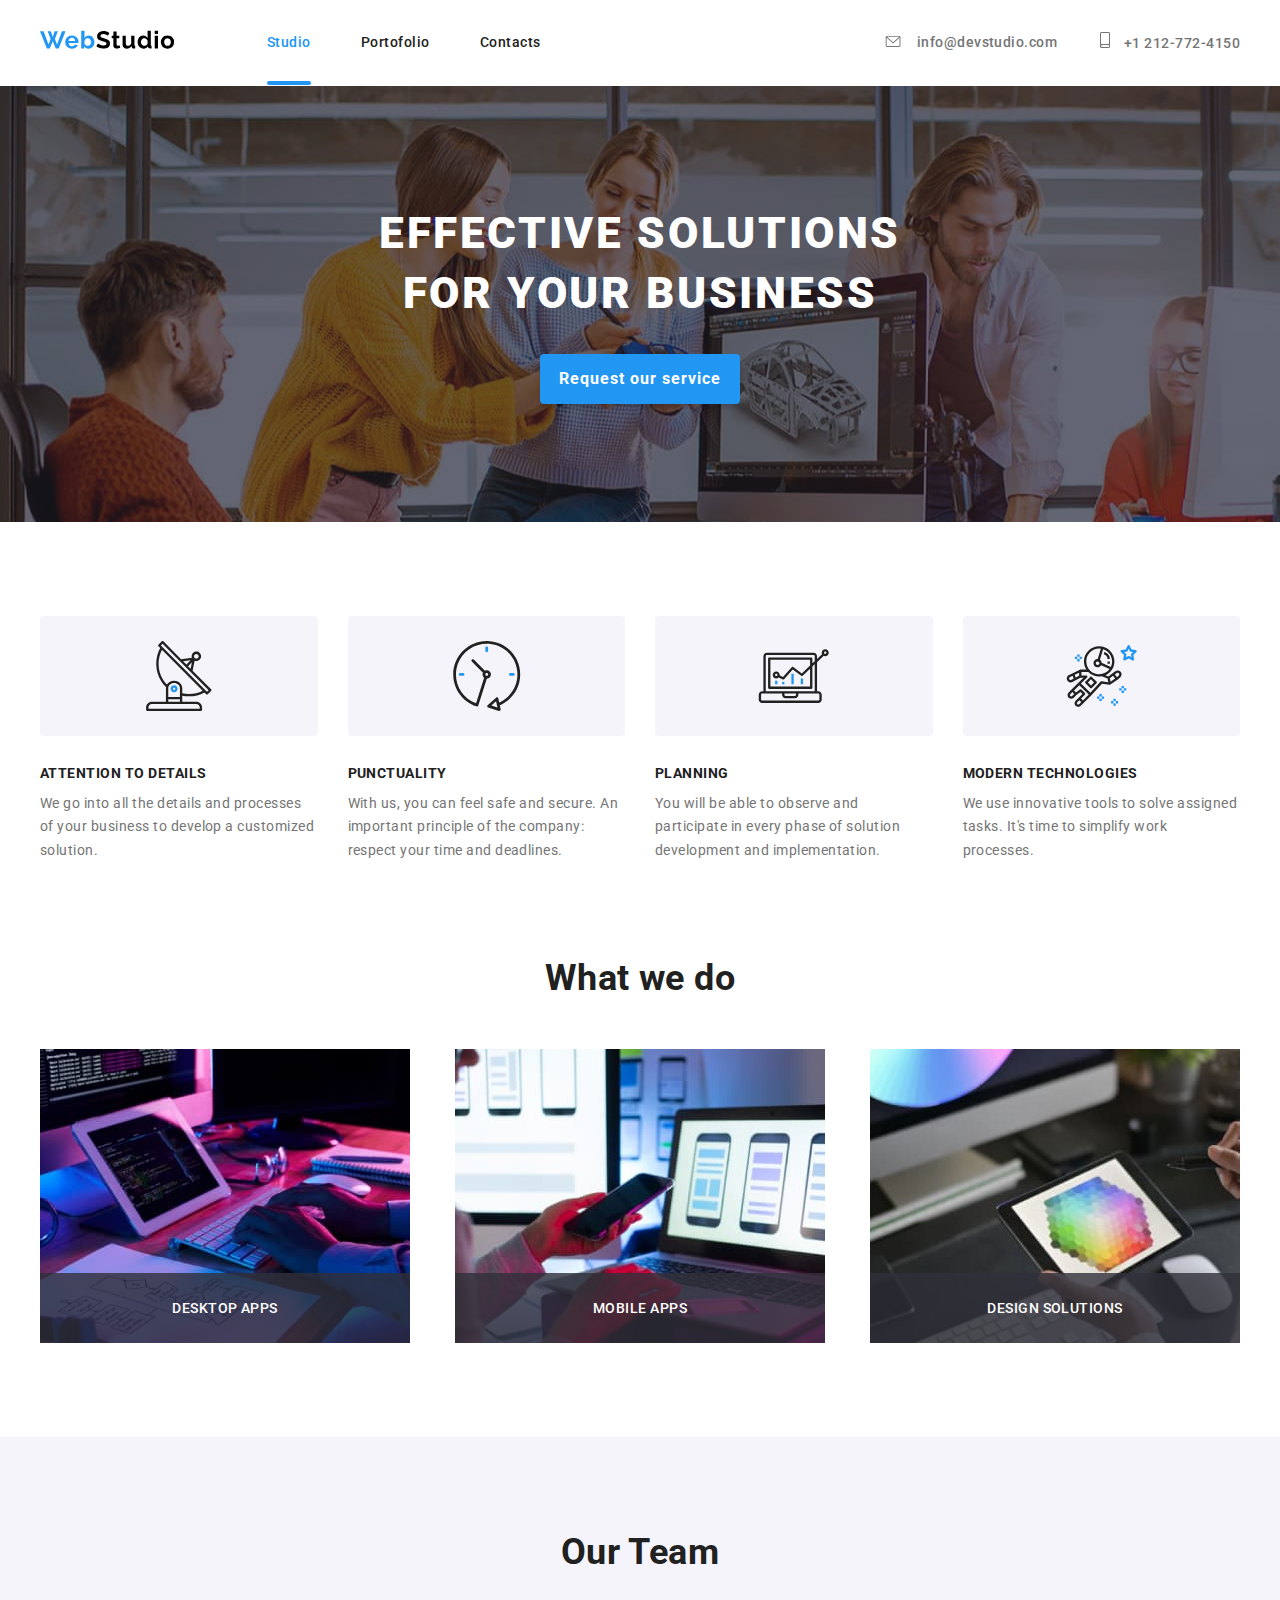
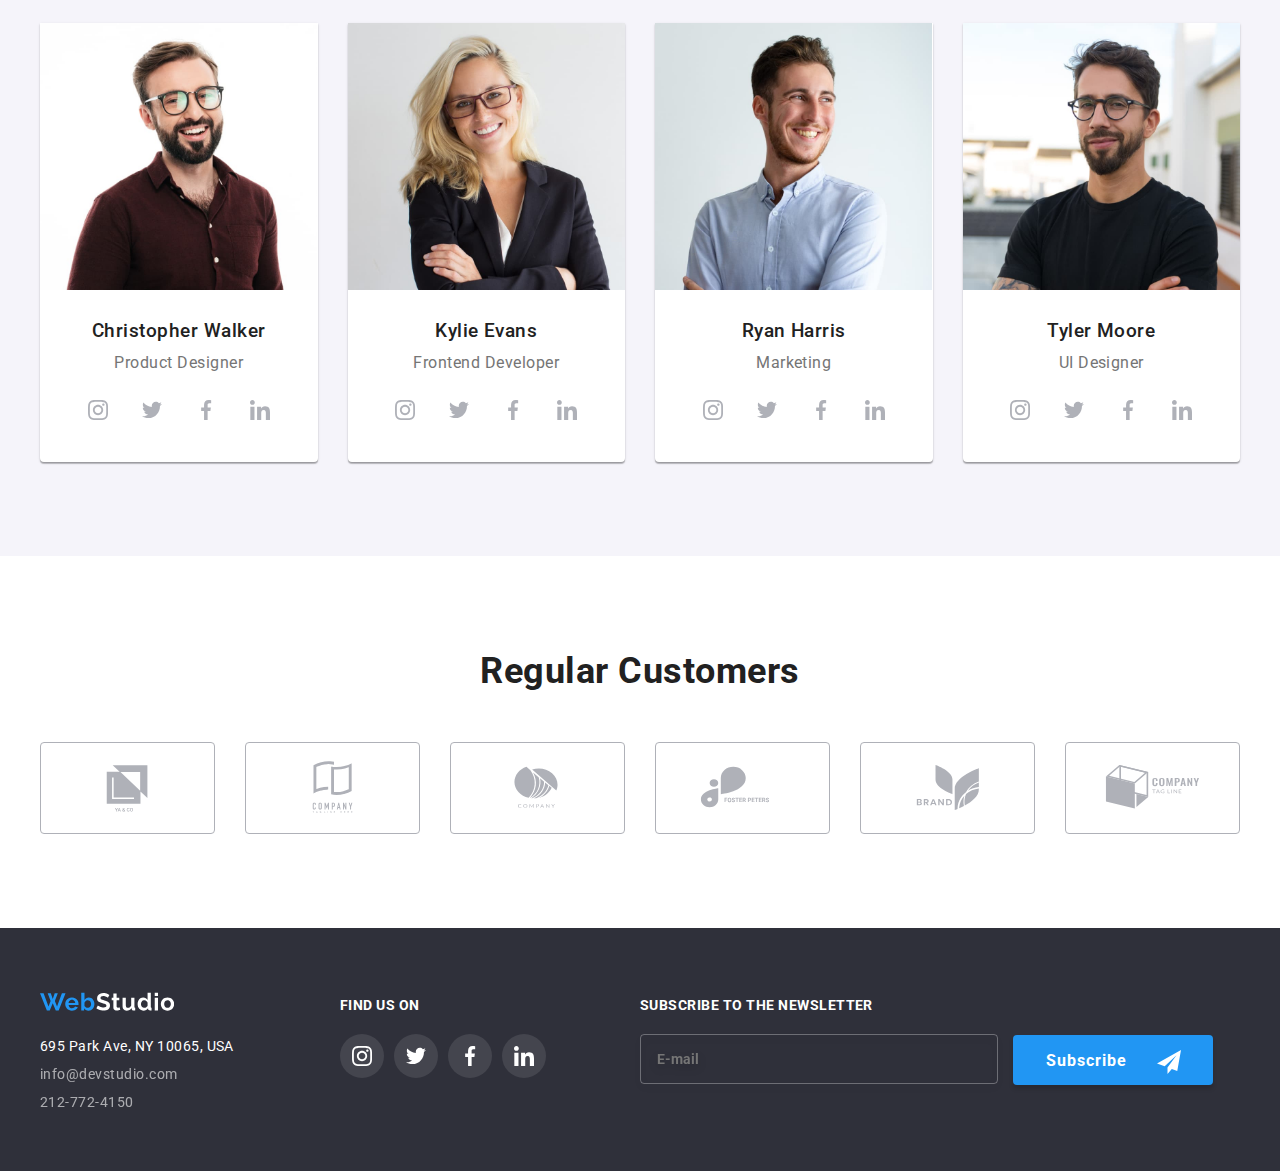
<file: index.html>
<!DOCTYPE html>
<html lang="en">
  <head>
    <meta charset="UTF-8" />
    <meta http-equiv="X-UA-Compatible" content="IE=edge" />
    <meta name="viewport" content="width=device-width, initial-scale=1.0" />
    <title>Web Studio</title>
    <link rel="stylesheet" href="css/reset.css" />
    <link rel="stylesheet" href="css/main.min.css" /> 
  </head>
  <body>
    <!-- Page header -->
    <header class="global-header">
      <div class="container container--global-header">
        <div class="global-header__logo-and-navigation">
          <!-- Logo -->
          <div class="logo logo--global-header">
            <svg>
              <use href="images/symbol-defs.svg#icon-logo-header"></use>
            </svg>
          </div>

          <!-- Navigation bar-->
          <nav class="global-header__navigation">
            <ul class="global-header__menu">
              <li class="global-header__menu-item">
                <a
                  href="index.html"
                  class="link link--menu link--global-header link--active"
                >
                  Studio
                </a>
              </li>
              <li class="global-header__menu-item">
                <a
                  href="portofolio.html"
                  class="link link--menu link--global-header"
                >
                  Portofolio
                </a>
              </li>
              <li class="global-header__menu-item">
                <a
                  href="contacts.html"
                  class="link link--menu link--global-header"
                >
                  Contacts
                </a>
              </li>
            </ul>
          </nav>
        </div>

        <!-- Contacts -->
        <div class="global-header__contacts">
          <ul class="global-header__contacts-list">
            <li class="global-header__contacts-item">
              <a
                class="link link--contacts link--global-header"
                href="mailto:info@devstudio.com"
              >
                <svg class="icon--contacts icon--email">
                  <use href="images/symbol-defs.svg#icon-envelope"></use>
                </svg>
                info@devstudio.com
              </a>
            </li>
            <li class="global-header__contacts-item">
              <a
                class="link link--contacts link--global-header"
                href="tel:+12127724150"
              >
                <svg class="icon--contacts icon--phone">
                  <use href="images/symbol-defs.svg#icon-smartphone"></use>
                </svg>
                +1 212-772-4150
              </a>
            </li>
          </ul>
        </div>

        <!-- Toggle menu -->
        <button type="button" class="button--toggle-menu-open" aria-expanded="false" aria-controls="mobile-menu">
          <svg class="icon--toggle-menu-open"><use href="images/symbol-defs.svg#icon-menu"></use></svg>
          <!-- <i data-feather="circle" class="icon--toggle-menu-open"></i> -->
        </button>
        
        <div class="toggle-menu">
          <button class="button--toggle-menu-close">&times;</button>

          <ul class="toggle-menu__navigation-list list">
            <li class="toggle-menu__navigation-item">
              <a
                href="index.html"
                class="link link--global-header"
              >
                Studio
              </a>
            </li>
            <li class="toggle-menu__navigation-item">
              <a
                href="portofolio.html"
                class="link link--global-header"
              >
                Portofolio
              </a>
            </li>
            <li class="toggle-menu__navigation-item">
              <a
                href="contacts.html"
                class="link link--global-header"
              >
                Contacts
              </a>
            </li>
          </ul>
            
          <ul class="toggle-menu__contacts-list list">
            <li class="toggle-menu__contacts-item toggle-menu__contacts-phone">
              <a
                class="link"
                href="tel:+12127724150"
              >
                +1 212-772-4150
              </a>
            </li>            
            <li class="toggle-menu__contacts-item toggle-menu__contacts-email">
              <a
                class="link"
                href="mailto:info@devstudio.com"
              >
                info@devstudio.com
              </a>
            </li>

          </ul>

          <ul class="toggle-menu__social-list list">
            <li class="toggle-menu__social-item">
              <a class="link link--toggle-menu"
                href="https://instagram.com"
                target="_blank"
                rel="nofollow noopener noreferrer">
                Instagram
              </a>
            </li>
            <li class="toggle-menu__vertical-line"></li>
            <li class="toggle-menu__social-item">
              <a class="link link--toggle-menu"
                href="https://twitter.com"
                target="_blank"
                rel="nofollow noopener noreferrer">
                Twitter
              </a>
            </li>
            <li class="toggle-menu__vertical-line"></li>
            <li class="toggle-menu__social-item">
              <a class="link link--toggle-menu"
                href="https://facebook.com"
                target="_blank"
                rel="nofollow noopener noreferrer">
                Facebook
              </a>
            </li>
            <li class="toggle-menu__vertical-line"></li>
            <li class="toggle-menu__social-item">
              <a class="link link--toggle-menu"
                href="https://linkedin.com"
                target="_blank"
                rel="nofollow noopener noreferrer">
                LinkedIn
              </a>
            </li>
          </ul>
        </div>
      </div>
    </header>

    <!-- Main section -->
    <main>
      <!-- Hero section -->
      <section class="section hero-section">
        <div class="container container--hero-section">
          <h1 class="hero-section__heading">
            EFFECTIVE SOLUTIONS FOR YOUR BUSINESS
          </h1>
          <button
            type="button"
            data-modal-open
            class="button button--request-a-service"
          >
            Request our service
          </button>
        </div>
      </section>

      <!-- Work section -->
      <section class="section section--work-section">
        <div class="container">
          <ul class="list advantages-list">
            <li class="advantages-list__item">
              <div class="advantages-list__icon-wrapper">
                <svg class="icon--advantages">
                  <use href="images/symbol-defs.svg#icon-antenna"></use>
                </svg>
              </div>
              <h3 class="advantages-list__subheading">ATTENTION TO DETAILS </h3>
              <p class="advantages-list__text">
                We go into all the details and processes of your business to
                develop a customized solution.
              </p>
            </li>
            <li class="advantages-list__item">
              <div class="advantages-list__icon-wrapper">
                <svg class="icon--advantages">
                  <use href="images/symbol-defs.svg#icon-clock"></use>
                </svg>
              </div>
              <h3 class="advantages-list__subheading">PUNCTUALITY</h3>
              <p class="advantages-list__text">
                With us, you can feel safe and secure. An important principle of
                the company: respect your time and deadlines.
              </p>
            </li>
            <li class="list__item advantages-list__item">
              <div class="advantages-list__icon-wrapper">
                <svg class="icon--advantages">
                  <use href="images/symbol-defs.svg#icon-diagram"></use>
                </svg>
              </div>
              <h3 class="advantages-list__subheading">PLANNING</h3>
              <p class="advantages-list__text">
                You will be able to observe and participate in every phase of
                solution development and implementation.
              </p>
            </li>
            <li class="list__item advantages-list__item">
              <div class="advantages-list__icon-wrapper">
                <svg class="icon--advantages">
                  <use href="images/symbol-defs.svg#icon-astronaut"></use>
                </svg>
              </div>
              <h3 class="advantages-list__subheading">MODERN TECHNOLOGIES</h3>
              <p class="advantages-list__text">
                We use innovative tools to solve assigned tasks. It's time to
                simplify work processes.
              </p>
            </li>
          </ul>

          <h2 class="section__heading section__heading--work-section">
            What we do
          </h2>

          <ul class="list work-list">
            <li class="work-list__item">
              <img
                src="images/img-work1.jpg"
                alt="person typing code"
                width="370"
                height="294"
              />
              <div class="work-list__overlay">
                <p class="work-list__text">DESKTOP APPS</p>
              </div>
            </li>
            <li class="work-list__item">
              <img
                src="images/img-work2.jpg"
                alt="person working on phone app design"
                width="370"
                height="294"
              />
              <div class="work-list__overlay">
                <p class="work-list__text">MOBILE APPS</p>
              </div>
            </li>
            <li class="work-list__item">
              <img
                src="images/img-work3.jpg"
                alt="person choosing a color scheme"
                width="370"
                height="294"
              />
              <div class="work-list__overlay">
                <p class="work-list__text">DESIGN SOLUTIONS</p>
              </div>
            </li>
          </ul>
        </div>
      </section>

      <!-- Team section -->
      <section class="section section--team-section">
        <div class="container">
          <h2 class="section__heading">Our Team</h2>
          <ul class="list team-list">
            <li class="team-list__item">
              <img
                src="images/img-team1.jpg"
                alt="photo of Christopher Walker"
         
              />
              <h3 class="team-list__heading">Christopher Walker</h3>
              <p class="team-list__subheading">Product Designer</p>
              <div class="social-icon-list social-icon-list--team-section">
                <a
                  class="link link--social link--team-section"
                  href="https://instagram.com"
                  aria-label="Instagram"
                  target="_blank"
                  rel="nofollow noopener noreferrer"
                >
                  <svg class="icon--social">
                    <use href="/images/symbol-defs.svg#icon-instagram"></use>
                  </svg>
                </a>
                <a
                  class="link link--social link--team-section"
                  href="https://twitter.com"
                  aria-label="Twitter"
                  target="_blank"
                  rel="nofollow noopener noreferrer"
                >
                  <svg class="icon--social">
                    <use href="/images/symbol-defs.svg#icon-twitter"></use>
                  </svg>
                </a>
                <a
                  class="link link--social link--team-section"
                  href="https://facebook.com"
                  aria-label="Facebook"
                  target="_blank"
                  rel="nofollow noopener noreferrer"
                >
                  <svg class="icon--social">
                    <use href="/images/symbol-defs.svg#icon-facebook"></use>
                  </svg>
                </a>
                <a
                  class="link link--social link--team-section"
                  href="https://linkedin.com"
                  aria-label="LinkedIn"
                  target="_blank"
                  rel="nofollow noopener noreferrer"
                >
                  <svg class="icon--social">
                    <use href="/images/symbol-defs.svg#icon-linkedin"></use>
                  </svg>
                </a>
              </div>
            </li>
            <li class="team-list__item">
              <img
                src="images/img-team2.jpg"
                alt="photo of Kylie Evans"
              />
              <h3 class="team-list__heading">Kylie Evans</h3>
              <p class="team-list__subheading">Frontend Developer</p>
              <div class="social-icon-list social-icon-list--team-section">
                <a
                  class="link link--social link--team-section"
                  href="https://instagram.com"
                  aria-label="Instagram"
                  target="_blank"
                  rel="nofollow noopener noreferrer"
                >
                  <svg class="icon--social">
                    <use href="/images/symbol-defs.svg#icon-instagram"></use>
                  </svg>
                </a>
                <a
                  class="link link--social link--team-section"
                  href="https://twitter.com"
                  aria-label="Twitter"
                  target="_blank"
                  rel="nofollow noopener noreferrer"
                >
                  <svg class="icon--social">
                    <use href="/images/symbol-defs.svg#icon-twitter"></use>
                  </svg>
                </a>
                <a
                  class="link link--social link--team-section"
                  href="https://facebook.com"
                  aria-label="Facebook"
                  target="_blank"
                  rel="nofollow noopener noreferrer"
                >
                  <svg class="icon--social">
                    <use href="/images/symbol-defs.svg#icon-facebook"></use>
                  </svg>
                </a>
                <a
                  class="link link--social link--team-section"
                  href="https://linkedin.com"
                  aria-label="LinkedIn"
                  target="_blank"
                  rel="nofollow noopener noreferrer"
                >
                  <svg class="icon--social">
                    <use href="/images/symbol-defs.svg#icon-linkedin"></use>
                  </svg>
                </a>
              </div>
            </li>
            <li class="team-list__item">
              <img
                src="images/img-team3.jpg"
                alt="photo of Ryan Harris"
              />
              <h3 class="team-list__heading">Ryan Harris</h3>
              <p class="team-list__subheading">Marketing</p>
              <div class="social-icon-list social-icon-list--team-section">
                <a
                  class="link link--social link--team-section"
                  href="https://instagram.com"
                  aria-label="Instagram"
                  target="_blank"
                  rel="nofollow noopener noreferrer"
                >
                  <svg class="icon--social">
                    <use href="/images/symbol-defs.svg#icon-instagram"></use>
                  </svg>
                </a>
                <a
                  class="link--social link--team-section"
                  href="https://twitter.com"
                  aria-label="Twitter"
                  target="_blank"
                  rel="nofollow noopener noreferrer"
                >
                  <svg class="icon--social">
                    <use href="/images/symbol-defs.svg#icon-twitter"></use>
                  </svg>
                </a>
                <a
                  class="link link--social link--team-section"
                  href="https://facebook.com"
                  aria-label="Facebook"
                  target="_blank"
                  rel="nofollow noopener noreferrer"
                >
                  <svg class="icon--social">
                    <use href="/images/symbol-defs.svg#icon-facebook"></use>
                  </svg>
                </a>
                <a
                  class="link link--social link--team-section"
                  href="https://linkedin.com"
                  aria-label="LinkedIn"
                  target="_blank"
                  rel="nofollow noopener noreferrer"
                >
                  <svg class="icon--social">
                    <use href="/images/symbol-defs.svg#icon-linkedin"></use>
                  </svg>
                </a>
              </div>
            </li>
            <li class="team-list__item">
              <img
                src="images/img-team4.jpg"
                alt="photo of Tyler Moore"
    
              />
              <h3 class="team-list__heading">Tyler Moore</h3>
              <p class="team-list__subheading">UI Designer</p>
              <div class="social-icon-list social-icon-list--team-section">
                <a
                  class="link link--social link--team-section"
                  href="https://instagram.com"
                  aria-label="Instagram"
                  target="_blank"
                  rel="nofollow noopener noreferrer"
                >
                  <svg class="icon--social">
                    <use href="/images/symbol-defs.svg#icon-instagram"></use>
                  </svg>
                </a>
                <a
                  class="link link--social link--team-section"
                  href="https://twitter.com"
                  aria-label="Twitter"
                  target="_blank"
                  rel="nofollow noopener noreferrer"
                >
                  <svg class="icon--social">
                    <use href="/images/symbol-defs.svg#icon-twitter"></use>
                  </svg>
                </a>
                <a
                  class="link link--social link--team-section"
                  href="https://facebook.com"
                  aria-label="Facebook"
                  target="_blank"
                  rel="nofollow noopener noreferrer"
                >
                  <svg class="icon--social">
                    <use href="/images/symbol-defs.svg#icon-facebook"></use>
                  </svg>
                </a>
                <a
                  class="link link--social link--team-section"
                  href="https://linkedin.com"
                  aria-label="LinkedIn"
                  target="_blank"
                  rel="nofollow noopener noreferrer"
                >
                  <svg class="icon--social">
                    <use href="/images/symbol-defs.svg#icon-linkedin"></use>
                  </svg>
                </a>
              </div>
            </li>
          </ul>
        </div>
      </section>

      <!-- Customer section -->
      <section class="section section--customer-section">
        <div class="container container--customer-section">
          <h2 class="section__heading">Regular Customers</h2>
          <ul class="list customer-list">
            <li class="customer-list__item">
              <a class="link link--customer-section" href="">
                <svg class="icon--customer">
                  <use href="images/symbol-defs.svg#icon-customer-logo-1"></use>
                </svg>
              </a>
            </li>
            <li class="customer-list__item">
              <a class="link link--customer-section" href="">
                <svg class="icon--customer">
                  <use href="images/symbol-defs.svg#icon-customer-logo-2"></use>
                </svg>
              </a>
            </li>
            <li class="customer-list__item">
              <a class="link link--customer-section" href="">
                <svg class="icon--customer">
                  <use href="images/symbol-defs.svg#icon-customer-logo-3"></use>
                </svg>
              </a>
            </li>
            <li class="customer-list__item">
              <a class="link link--customer-section" href="">
                <svg class="icon--customer">
                  <use href="images/symbol-defs.svg#icon-customer-logo-4"></use>
                </svg>
              </a>
            </li>
            <li class="customer-list__item">
              <a class="link link--customer-section" href="">
                <svg class="icon--customer">
                  <use href="images/symbol-defs.svg#icon-customer-logo-5"></use>
                </svg>
              </a>
            </li>
            <li class="customer-list__item">
              <a class="link link--customer-section" href="">
                <svg class="icon--customer">
                  <use href="images/symbol-defs.svg#icon-customer-logo-6"></use>
                </svg>
              </a>
            </li>
          </ul>
        </div>
      </section>
    </main>

    <!-- Page footer -->
    <footer class="global-footer">
      <div class="container container--global-footer">

        <!-- Address and Social icons -->
        <div class="global-footer__address-and-social-icons">

          <!-- Logo and address -->
          <div class="global-footer__address">
            <div class="logo logo--global-footer">
              <svg>
                <use href="images/symbol-defs.svg#icon-logo-footer"></use>
              </svg>
            </div>

            <address class="address">
              <ul>
                <li class="address__item">695 Park Ave, NY 10065, USA</li>
                <li class="address__item">
                  <a href="mailto:info@devstudio.com" class="address__link">info@devstudio.com</a>
                </li>
                <li class="address__item">
                  <a href="tel:2127724150" class="address__link"> 212-772-4150</a>
                </li>
              </ul>
            </address>
          </div>

          <!-- Social media icons -->
          <div class="global-footer__social-icons">
            <h3 class="global-footer__subheading">FIND US ON</h3>
            <ul class="social-icon-list social-icon-list--global-footer">
              <li>
                <a
                  class="link link--social link--global-footer"
                  href="https://youtube.com"
                  target="_blank"
                  rel="nofollow noopener noreferrer"
                >
                  <svg class="icon--social">
                    <use href="images/symbol-defs.svg#icon-instagram"></use>
                  </svg>
                </a>
              </li>
              <li>
                <a
                  class="link link--social link--global-footer"
                  href="https://twitter.com"
                  target="_blank"
                  rel="nofollow noopener noreferrer"
                >
                  <svg class="icon--social">
                    <use href="images/symbol-defs.svg#icon-twitter"></use>
                  </svg>
                </a>
              </li>
              <li>
                <a
                  class="link link--social link--global-footer"
                  href="https://facebook.com"
                  target="_blank"
                  rel="nofollow noopener noreferrer"
                >
                  <svg class="icon--social">
                    <use href="images/symbol-defs.svg#icon-facebook"></use>
                  </svg>
                </a>
              </li>
              <li>
                <a
                  class="link link--social link--global-footer"
                  href="https://linkedin.com"
                  target="_blank"
                  rel="nofollow noopener noreferrer"
                >
                  <svg class="icon--social">
                    <use href="images/symbol-defs.svg#icon-linkedin"></use>
                  </svg>
                </a>
              </li>
            </ul>
          </div>
        </div>

        <!-- Subscribe -->
        <div class="global-footer__subscribe">
          <h3 class="global-footer__subheading">SUBSCRIBE TO THE NEWSLETTER</p>
          <input
            placeholder="E-mail"
            class="global-footer__input"
            type="email"
            name="username"
            required
          />
                        <button type="button" class="button button--subscribe">
            Subscribe
            <svg class="icon--subscribe"><use href="images/symbol-defs.svg#icon-subscribe"></use></svg>
          </button>
        </div>
      </div>
    </footer>

    <!-- Modal window -->
    <div data-modal class="modal modal--is-hidden">
      <div class="modal__content">
        <button type="button" data-modal-close class="button--modal-close">
          &times;
        </button>

        <h2 class="modal__heading">Leave your information and we'll call you back</h2>

        <form class="form" name="contact-form" autocomplete="off">
          <div class="form__row">
            <label class="form__group">
              <p class="form__label-text">Name</p>
              <input
                class="form__input form__input--text"
                type="text"
                name="username"
                required
              />
              <svg class="form__icon">
                <use href="images/symbol-defs.svg#icon-form-person"></use>
              </svg>
            </label>
          </div>

          <div class="form__row">
            <label class="form__group">
              <p class="form__label-text">Telephone</p>
              <input
                class="form__input form__input-telephone"
                type="tel"
                name="telephone"
                required
              />
              <svg class="form__icon">
                <use href="images/symbol-defs.svg#icon-form-phone"></use>
              </svg>
            </label>
          </div>

          <div class="form__row">
            <label class="form__group">
              <p class="form__label-text">Email</p>
              <input
                class="form__input form__input--email"
                type="email"
                name="email"
                required
              />
              <svg class="form__icon">
                <use href="images/symbol-defs.svg#icon-form-mail"></use>
              </svg>
            </label>
          </div>

          <div class="form__row">
            <label class="form__group">
              <p class="form__label-text">Comments</p>
              <textarea
                placeholder="Enter the text"
                class="form__input form__input--comments"
                name="message"
                rows="3"
              ></textarea>
            </label>
          </div>

          <div class="form__row form__row--terms">
            <label class="form__group">
              <input type="checkbox" name="terms" value="text" required />
              <span class="form__label-text form__label-text--terms">
                I agree with the letter and accept the
                <a href="">Terms and Conditions</a></span
              >
            </label>
          </div>
        </form>

        <button type="submit" class="button button--form">Send</button>
      </div>
    </div>

    <script src="./js/mobile-menu.js"></script>
    <script src="./js/modal.js"></script>
  </body>
</html>
</file>
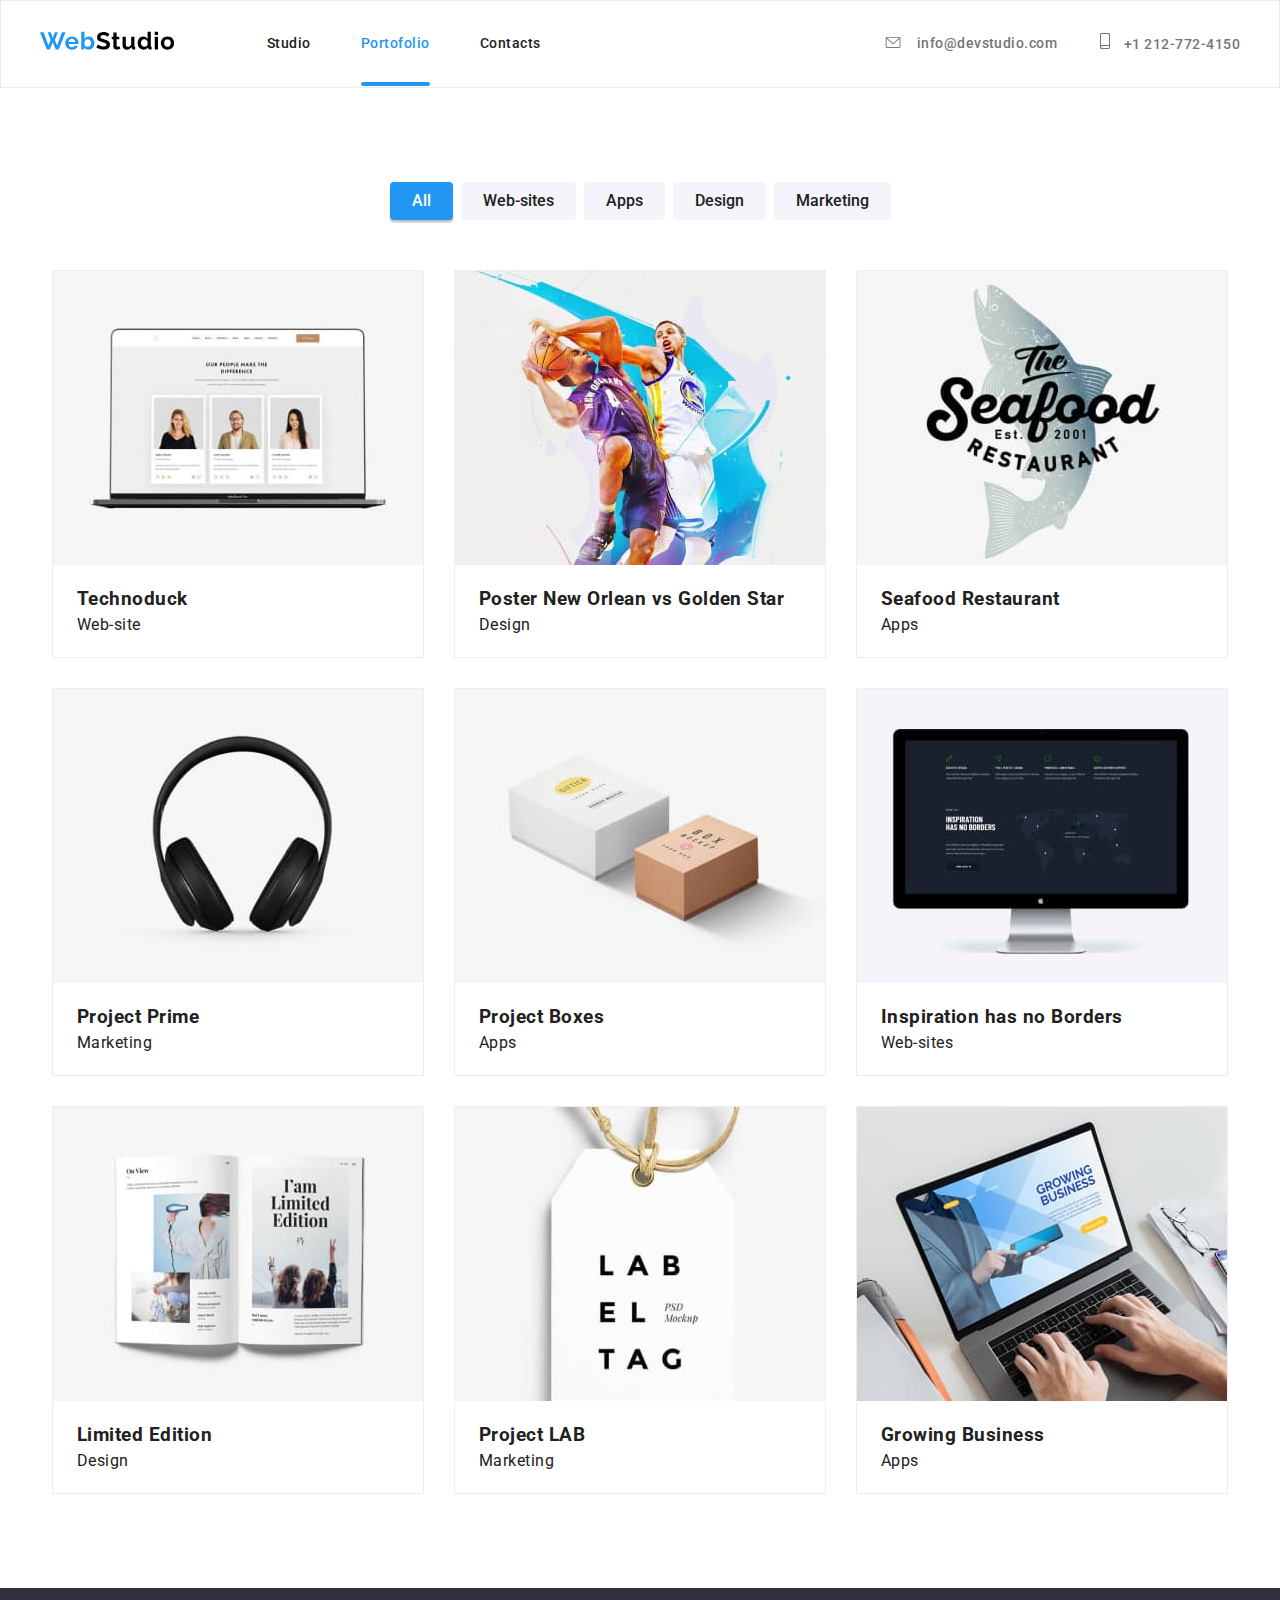
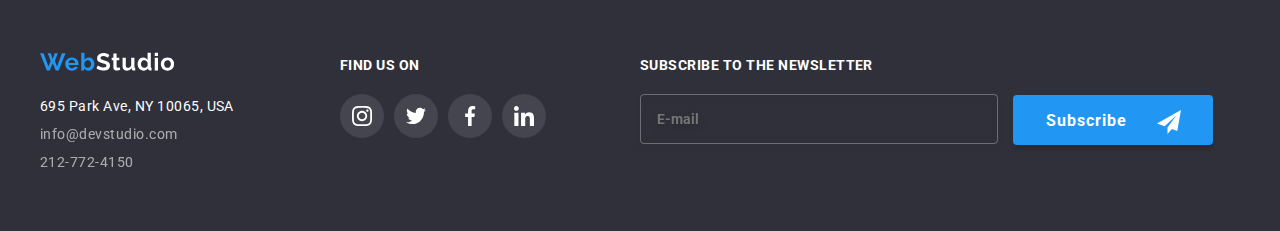
<file: portofolio.html>
<!DOCTYPE html>
<html lang="en">
  <head>
    <meta charset="UTF-8" />
    <meta http-equiv="X-UA-Compatible" content="IE=edge" />
    <meta name="viewport" content="width=device-width, initial-scale=1.0" />
    <title>Web Studio</title>
    <link rel="stylesheet" href="css/reset.css" />
    <link rel="stylesheet" href="css/main.min.css" />
  </head>
  <body>
    <!-- Page header -->
    <header class="global-header global-header--portofolio">
      <div class="container container--global-header">
        <div class="global-header__logo-and-navigation">
          <!-- Logo -->
          <div class="logo logo--global-header">
            <svg>
              <use href="images/symbol-defs.svg#icon-logo-header"></use>
            </svg>
          </div>

          <!-- Navigation bar-->
          <nav class="global-header__navigation">
            <ul class="global-header__menu">
              <li class="global-header__menu-item">
                <a
                  href="index.html"
                  class="link link--menu link--global-header"
                >
                  Studio
                </a>
              </li>
              <li class="global-header__menu-item">
                <a
                  href="portofolio.html"
                  class="link link--menu link--global-header link--active"
                >
                  Portofolio
                </a>
              </li>
              <li class="global-header__menu-item">
                <a
                  href="contacts.html"
                  class="link link--menu link--global-header"
                >
                  Contacts
                </a>
              </li>
            </ul>
          </nav>
        </div>

        <!-- Contacts -->
        <div class="global-header__contacts">
          <ul class="global-header__contacts-list">
            <li class="global-header__contacts-item">
              <a
                class="link link--contacts link--global-header"
                href="mailto:info@devstudio.com"
              >
                <svg class="icon--contacts icon--email">
                  <use href="images/symbol-defs.svg#icon-envelope"></use>
                </svg>
                info@devstudio.com
              </a>
            </li>
            <li class="global-header__contacts-item">
              <a
                class="link link--contacts link--global-header"
                href="tel:+12127724150"
              >
                <svg class="icon--contacts icon--phone">
                  <use href="images/symbol-defs.svg#icon-smartphone"></use>
                </svg>
                +1 212-772-4150
              </a>
            </li>
          </ul>
        </div>

        <!-- Toggle menu -->
        <button type="button" class="button--toggle-menu-open" aria-expanded="false" aria-controls="mobile-menu">
          <svg class="icon--toggle-menu-open"><use href="images/symbol-defs.svg#icon-menu"></use></svg>
        </button>
        
        <div class="toggle-menu">
          <button class="button--toggle-menu-close">&times;</button>

          <ul class="toggle-menu__navigation-list list">
            <li class="toggle-menu__navigation-item">
              <a
                href="index.html"
                class="link link--global-header"
              >
                Studio
              </a>
            </li>
            <li class="toggle-menu__navigation-item">
              <a
                href="portofolio.html"
                class="link link--global-header"
              >
                Portofolio
              </a>
            </li>
            <li class="toggle-menu__navigation-item">
              <a
                href="contacts.html"
                class="link link--global-header"
              >
                Contacts
              </a>
            </li>
          </ul>
            
          <ul class="toggle-menu__contacts-list list">
            <li class="toggle-menu__contacts-item toggle-menu__contacts-phone">
              <a
                class="link"
                href="tel:+12127724150"
              >
                +1 212-772-4150
              </a>
            </li>            
            <li class="toggle-menu__contacts-item toggle-menu__contacts-email">
              <a
                class="link"
                href="mailto:info@devstudio.com"
              >
                info@devstudio.com
              </a>
            </li>

          </ul>

          <ul class="toggle-menu__social-list list">
            <li class="toggle-menu__social-item">
              <a class="link link--toggle-menu"
                href="https://instagram.com"
                target="_blank"
                rel="nofollow noopener noreferrer">
                Instagram
              </a>
            </li>
            <li class="toggle-menu__vertical-line"></li>
            <li class="toggle-menu__social-item">
              <a class="link link--toggle-menu"
                href="https://twitter.com"
                target="_blank"
                rel="nofollow noopener noreferrer">
                Twitter
              </a>
            </li>
            <li class="toggle-menu__vertical-line"></li>
            <li class="toggle-menu__social-item">
              <a class="link link--toggle-menu"
                href="https://facebook.com"
                target="_blank"
                rel="nofollow noopener noreferrer">
                Facebook
              </a>
            </li>
            <li class="toggle-menu__vertical-line"></li>
            <li class="toggle-menu__social-item">
              <a class="link link--toggle-menu"
                href="https://linkedin.com"
                target="_blank"
                rel="nofollow noopener noreferrer">
                LinkedIn
              </a>
            </li>
          </ul>
        </div>
      </div>
    </header>

    <!-- Main section -->
    <main>
      <!-- Portofolio -->
      <section class="section portofolio-section">
        <div class="container">
          <!-- Filter buttons -->
          <div>
            <ul class="filter-button__list list">
              <li>
                <button type="button" class="filter-button__item filter-button__item--active">All</button>
              </li>
              <li>
                <button type="button" class="filter-button__item">Web-sites</button>
              </li>
              <li>
                <button type="button" class="filter-button__item">Apps</button>
              </li>
              <li>
                <button type="button" class="filter-button__item">Design</button>
              </li>
              <li>
                <button type="button" class="filter-button__item">Marketing</button>
              </li>
            </ul>
          </div>

          <!-- Products -->
          <div class="products">
            <ul class="products__list list">
              <li class="products__item">
                <div class="products__image">
                  <img
                    src="images/img-product1.jpg"
                    alt="image of laptop"
                    width="370"
                    height="294"
                  />
                  <div class="products__overlay">
                    <p class="products__overlay-text">
                      Technoduck is a state-of-the-art coronavirus distribution
                      platform. Companies use this platform for digital
                      espionage and attacks on competitors' secure servers.
                    </p>
                  </div>
                </div>
                <div class="products-text">
                  <h3 class="products__heading">Technoduck</h3>
                  <p class="products__subheading">Web-site</p>
                </div>
              </li>
              <li class="products__item">
                <div class="products__image">
                  <img
                    src="images/img-product2.jpg"
                    alt="image of basketball players"
                    width="370"
                    height="294"
                  />
                  <div class="products__overlay"></div>
                </div>
                <div class="products-text">
                  <h3 class="products__heading">Poster New Orlean vs Golden Star</h3>
                  <p class="products__subheading">Design</p>
                </div>
              </li>
              <li class="products__item">
                <div class="products__image">
                  <img
                    src="images/img-product3.jpg"
                    alt="poster of seafood restaurant"
                    width="370"
                    height="294"
                  />
                  <div class="products__overlay"></div>
                </div>
                <div class="products-text">
                  <h3 class="products__heading">Seafood Restaurant</h3>
                  <p class="products__subheading">Apps</p>
                </div>
              </li>
              <li class="products__item">
                <div class="products__image">
                  <img
                    src="images/img-product4.jpg"
                    alt="image of headphones"
                    width="370"
                    height="294"
                  />
                  <div class="products__overlay"></div>
                </div>
                <div class="products-text">
                  <h3 class="products__heading">Project Prime</h3>
                  <p class="products__subheading">Marketing</p>
                </div>
              </li>
              <li class="products__item">
                <div class="products__image">
                  <img
                    src="images/img-product5.jpg"
                    alt="image of boxes"
                    width="370"
                    height="294"
                  />
                  <div class="products__overlay"></div>
                </div>
                <div class="products-text">
                  <h3 class="products__heading">Project Boxes</h3>
                  <p class="products__subheading">Apps</p>
                </div>
              </li>
              <li class="products__item">
                <div class="products__image">
                  <img
                    src="images/img-product6.jpg"
                    alt="image of a desktop"
                    width="370"
                    height="294"
                  />
                  <div class="products__overlay"></div>
                </div>
                <div class="products-text">
                  <h3 class="products__heading">Inspiration has no Borders</h3>
                  <p class="products__subheading">Web-sites</p>
                </div>
              </li>
              <li class="products__item">
                <div class="products__image">
                  <img
                    src="images/img-product7.jpg"
                    alt="image of a magazine"
                    width="370"
                    height="294"
                  />
                  <div class="products__overlay"></div>
                </div>
                <div class="products-text">
                  <h3 class="products__heading">Limited Edition</h3>
                  <p class="products__subheading">Design</p>
                </div>
              </li>
              <li class="products__item">
                <div class="products__image">
                  <img
                    src="images/img-product8.jpg"
                    alt="image of a label"
                    width="370"
                    height="294"
                  />
                  <div class="products__overlay"></div>
                </div>
                <div class="products-text">
                  <h3 class="products__heading">Project LAB</h3>
                  <p class="products__subheading">Marketing</p>
                </div>
              </li>
              <li class="products__item">
                <div class="products__image">
                  <img
                    src="images/img-product9.jpg"
                    alt="image of a laptop"
                    width="370"
                    height="294"
                  />
                  <div class="products__overlay"></div>
                </div>
                <div class="products-text">
                  <h3 class="products__heading">Growing Business</h3>
                  <p class="products__subheading">Apps</p>
                </div>
              </li>
            </ul>
          </div>
        </div>
      </section>
    </main>

    <!-- Page footer -->
    <footer class="global-footer">
      <div class="container container--global-footer">

        <!-- Address and Social icons -->
        <div class="global-footer__address-and-social-icons">

          <!-- Logo and address -->
          <div class="global-footer__address">
            <div class="logo logo--global-footer">
              <svg>
                <use href="images/symbol-defs.svg#icon-logo-footer"></use>
              </svg>
            </div>

            <address class="address">
              <ul>
                <li class="address__item">695 Park Ave, NY 10065, USA</li>
                <li class="address__item">
                  <a href="mailto:info@devstudio.com" class="address__link">info@devstudio.com</a>
                </li>
                <li class="address__item">
                  <a href="tel:2127724150" class="address__link"> 212-772-4150</a>
                </li>
              </ul>
            </address>
          </div>

          <!-- Social media icons -->
          <div class="global-footer__social-icons">
            <h3 class="global-footer__subheading">FIND US ON</h3>
            <ul class="social-icon-list social-icon-list--global-footer">
              <li>
                <a
                  class="link link--social link--global-footer"
                  href="https://youtube.com"
                  target="_blank"
                  rel="nofollow noopener noreferrer"
                >
                  <svg class="icon--social">
                    <use href="images/symbol-defs.svg#icon-instagram"></use>
                  </svg>
                </a>
              </li>
              <li>
                <a
                  class="link link--social link--global-footer"
                  href="https://twitter.com"
                  target="_blank"
                  rel="nofollow noopener noreferrer"
                >
                  <svg class="icon--social">
                    <use href="images/symbol-defs.svg#icon-twitter"></use>
                  </svg>
                </a>
              </li>
              <li>
                <a
                  class="link link--social link--global-footer"
                  href="https://facebook.com"
                  target="_blank"
                  rel="nofollow noopener noreferrer"
                >
                  <svg class="icon--social">
                    <use href="images/symbol-defs.svg#icon-facebook"></use>
                  </svg>
                </a>
              </li>
              <li>
                <a
                  class="link link--social link--global-footer"
                  href="https://linkedin.com"
                  target="_blank"
                  rel="nofollow noopener noreferrer"
                >
                  <svg class="icon--social">
                    <use href="images/symbol-defs.svg#icon-linkedin"></use>
                  </svg>
                </a>
              </li>
            </ul>
          </div>
        </div>

        <!-- Subscribe -->
        <div class="global-footer__subscribe">
          <h3 class="global-footer__subheading">SUBSCRIBE TO THE NEWSLETTER</p>
          <input
            placeholder="E-mail"
            class="global-footer__input"
            type="email"
            name="username"
            required
          />
          <button type="button" class="button button--subscribe">
            Subscribe
            <svg class="icon--subscribe"><use href="images/symbol-defs.svg#icon-subscribe"></use></svg>
          </button>
        </div>
      </div>
    </footer>
    
    <script src="./js/mobile-menu.js"></script>
  </body>
</html>
</file>
<file: css/main.min.css>
@import"https://fonts.googleapis.com/css2?family=Roboto:wght@400;500;700;900&display=swap";:root{--mobile-breakpoint: 480px;--tablet-breakpoint: 768px;--desktop-breakpoint: 1200px;--color-active: #2196f3;--font-family: "Roboto", sans-serif;--font-size-md: 16px;--font-size-sm: 14px;--letter-spacing: 0.03em;--text-color-body: #757575;--text-color-title: #212121;--transition: 250ms cubic-bezier(0.4, 0, 0.2, 1)}html{box-sizing:border-box}*,*::after,*::before{box-sizing:inherit}body{background-color:#fff;color:var(--text-color-title);font-family:var(--font-family);letter-spacing:var(--letter-spacing);position:relative}h1,h2,h3,h4,h5,h6,p{margin:0}img{display:block;max-width:100%;height:auto}ul{list-style-type:none;-webkit-padding-start:0;padding-inline-start:0;padding:0;margin:0}svg{display:inline-block}address{font-style:normal}.link{color:inherit;text-decoration:none;transition:color var(--transition),background-color var(--transition)}.list{display:flex;flex:1 0 auto;gap:30px}.container{max-width:1200px;margin:0 auto}.container--global-header{background:#fff;font-size:var(--font-size-sm);display:flex;justify-content:space-between}.container--global-footer{display:flex;gap:94px}@media screen and (max-width: 1200px){.container{width:100%;padding:0 15px}}.section{padding:60px 0}.section__heading{font-size:28px;font-weight:700;line-height:1.17;text-align:center}.section__heading+.list{margin-top:30px}.section__heading--work-section{margin-top:60px}@media screen and (min-width: 1200px){.section{padding:94px 0}.section__heading{font-size:36px}.section__heading+.list{margin-top:50px}.section__heading--work-section{margin-top:94px}}.button{background-color:var(--color-active);border:none;border-radius:4px;box-shadow:0px 4px 4px rgba(0,0,0,.15);color:#fff;font-size:var(--font-size-md);font-weight:700;height:50px;letter-spacing:.06em;text-align:center;transition:background-color var(--transition);width:200px}.button:hover,.button:focus{background-color:#3ba7ff;cursor:pointer}.button--request-a-service{line-height:1.875;margin-top:30px}.button--subscribe{line-height:50px;margin-left:12px;vertical-align:middle}.button--form{line-height:1.875;margin-top:30px}.button--modal-close,.button--toggle-menu-close{align-items:center;background:#fff;border:1px solid rgba(0,0,0,.1);border-radius:50%;display:flex;font-size:28px;height:30px;justify-content:center;position:absolute;right:8px;top:8px;width:30px;transition:color var(--transition)}.button--modal-close:hover,.button--modal-close:focus,.button--toggle-menu-close:hover,.button--toggle-menu-close:focus{color:var(--color-active);cursor:pointer}.icon--toggle-menu-open{color:#212121;height:100%}.button--toggle-menu-open{background-color:rgba(0,0,0,0);border:none;cursor:pointer;display:flex;height:40px;justify-content:center;position:absolute;top:13px;right:15px;text-align:center;width:40px}.button--toggle-menu-open:hover .icon--toggle-menu-open,.button--toggle-menu-open:focus .icon--toggle-menu-open{color:var(--color-active)}@media screen and (min-width: 768px){.button--toggle-menu-open{display:none}}.filter-button__item{background-color:#f5f4fa;border:none;border-radius:4px;color:var(--text-color-title);cursor:pointer;font-family:var(--font-family);font-size:var(--font-size-md);font-weight:500;height:38px;line-height:1.625;padding:6px 22px;text-align:center;transition-property:color,background-color,box-shadow;transition-duration:250ms;transition-timing-function:cubic-bezier(0.4, 0, 0.2, 1)}.filter-button__item:hover,.filter-button__item:focus,.filter-button__item--active{background-color:var(--color-active);box-shadow:0px 3px 1px rgba(0,0,0,.1),0px 1px 2px rgba(0,0,0,.08),0px 2px 2px rgba(0,0,0,.12);color:#fff}.link--menu{color:var(--text-color-title)}.link--contacts{color:var(--text-color-body)}.link--global-header{font-weight:500}.link--global-header:hover,.link--global-header:focus{color:var(--color-active)}.link--menu{position:relative}.link--menu::after,.link--menu::after{position:absolute;bottom:-35px;left:0;content:"";background-color:var(--color-active);border-radius:2px;width:100%;height:4px;opacity:0;transition:opacity var(--transition)}.link--menu:hover::after,.link--menu:focus::after{opacity:1}.link--active{color:var(--color-active)}.link--active::after{opacity:1}.link--social{border-radius:50%;height:44px;width:44px}.link--team-section{background-color:#fff;color:#afb1b8}.link--team-section:hover,.link--team-section:focus{background-color:var(--color-active);color:#fff}.link--global-footer{background-color:rgba(255,255,255,.1);color:#fff}.link--global-footer:hover,.link--global-footer:focus{background-color:var(--color-active)}.link--customer-section{border:1px solid #afb1b8;border-radius:4px;color:#afb1b8;height:92px;transition:border-color var(--transition);transition:color var(--transition);min-width:170px}.link--customer-section:hover,.link--customer-section:focus{border-color:var(--color-active);color:var(--color-active)}.link--social,.link--customer-section{align-items:center;display:flex;justify-content:center}.logo svg{width:134px;height:28px}.logo--global-header{padding:16px 0}@media screen and (min-width: 768px){.logo--global-header{padding:26px 0}}.global-header--portofolio{border:1px solid #ececec}.global-header{position:relative}.global-header__navigation,.global-header__contacts{display:none}@media screen and (min-width: 768px){.global-header__navigation,.global-header__contacts{display:block}.global-header__logo-and-navigation,.global-header__menu,.global-header__contacts-list{display:flex}.global-header__navigation{padding:32px 0}.global-header__menu{margin-left:93px;gap:50px}.global-header__contacts-list{gap:40px}.icon--contacts{margin-right:10px}.icon--email{width:20px;height:12px}.icon--phone{width:10px;height:16px;margin-left:3px}}@media screen and (min-width: 768px)and (max-width: 1200px){.global-header__contacts{padding-top:21px}.global-header__contacts-list{flex-direction:column;gap:5px}}@media screen and (min-width: 1200px){.global-header__contacts{padding-top:32px}}.global-footer{background-color:#2f303a;color:#fff;padding:60px 0;text-align:center}.container--global-footer{display:flex;flex-direction:column;gap:60px}.global-footer__address-and-social-icons{display:flex;flex-direction:column;gap:60px}@media screen and (min-width: 768px){.global-footer__address-and-social-icons{flex-direction:row;gap:0}.global-footer__address,.global-footer__social-icons{width:50%}.global-footer__subheading{margin-top:10px}}@media screen and (min-width: 1200px){.global-footer{text-align:left}.container--global-footer{flex-direction:row;gap:0}.global-footer__address-and-social-icons,.global-footer__subscribe{width:50%}}.global-footer__subheading{font-size:var(--font-size-sm);font-weight:700;line-height:1.14;text-transform:uppercase}.address{font-size:var(--font-size-sm);line-height:1.14;margin-top:16px}.address__item{margin-top:12px}.address__link{color:#fff;opacity:.6;text-decoration:none}.global-footer__input{background-color:rgba(0,0,0,0);border:1px solid rgba(255,255,255,.3);border-radius:4px;filter:drop-shadow(0px 4px 4px rgba(0, 0, 0, 0.15));height:50px;margin-top:20px;padding:15px 16px;width:100%}@media screen and (min-width: 768px){.global-footer__input{width:358px}}.button--subscribe{margin-top:20px}@media screen and (min-width: 768px){.button--subscribe{margin-top:0}}.icon--subscribe{color:#fff;height:24px;line-height:50px;margin-left:25px;vertical-align:middle;width:24px}.modal{align-items:center;background-color:rgba(0,0,0,.2);display:flex;bottom:0;height:100vh;justify-content:center;left:0;position:fixed;right:0;top:0;transition:transform var(--transition);width:100vw}.modal--is-hidden{transform:scale(1.1);visibility:hidden}.modal__content{align-items:center;background-color:#fff;border-radius:4px;box-shadow:0px 1px 3px rgba(0,0,0,.12),0px 1px 1px rgba(0,0,0,.14),0px 2px 1px rgba(0,0,0,.2);display:flex;flex-direction:column;justify-content:center;margin:0 15px;max-width:calc(100% - 30px);padding:40px;position:absolute}@media screen and (min-width: 480px)and (max-width: 1200px){.modal__content{max-width:450px}}@media screen and (min-width: 1200px){.modal__content{width:528px}}.modal__heading{color:var(--text-color-title);font-size:20px;font-weight:700;line-height:1.15;text-align:center}.form{margin-top:26px}@media screen and (min-width: 768px){.form{margin-top:12px}}.form__row{margin-top:10px}.form__row:first-of-type{margin-top:12px}.form__row--terms{margin-top:10px;text-align:center}.form__label-text{color:#757575;font-size:12px;letter-spacing:.01em;line-height:1.14}.form__label-text--terms{letter-spacing:var(--letter-spacing);line-height:1.7;margin-left:4px}@media screen and (min-width: 1200px){.form__label-text--terms{font-size:14px}}.form__icon{color:#212121;height:18px;position:absolute;left:60px;transform:translateY(77%);transition:color var(--transition);width:18px}@media screen and (min-width: 1200px){.form__icon{left:70px}}.form__input{border:1px solid rgba(33,33,33,.2);border-radius:4px;box-sizing:border-box;height:40px;margin-top:4px;padding-left:45px;position:relative;transition:border-color var(--transition);width:100%}.form__input:hover,.form__input:focus{border-color:var(--color-active);cursor:pointer}.form__input:hover+.form__icon,.form__input:focus+.form__icon{color:var(--color-active)}.form__input--comments{height:120px;padding:12px 16px;resize:none}.form__input--comments::-moz-placeholder{color:rgba(117,117,117,.5);font-size:14px;letter-spacing:.01em;line-height:1.14}.form__input--comments::placeholder{color:rgba(117,117,117,.5);font-size:14px;letter-spacing:.01em;line-height:1.14}.social-icon-list{display:flex;justify-content:center;gap:10px}.social-icon-list--team-section{margin-top:16px;margin-bottom:30px}.social-icon-list--global-footer{margin-top:20px}@media screen and (min-width: 1200px){.social-icon-list--global-footer{justify-content:left}}.icon--social{height:20px;width:20px}.toggle-menu{background-color:#fff;display:none;font-weight:500;padding:48px 40px;position:relative;max-width:100%}.toggle-menu--is-open{display:block}.toggle-menu__navigation-list,.toggle-menu__contacts-list{display:flex;flex-direction:column;gap:32px}.toggle-menu__navigation-list{font-size:40px;line-height:1.172}.toggle-menu__contacts-list{line-height:1.17;margin-top:306px}.toggle-menu__contacts-phone{color:var(--color-active);font-size:34px}.toggle-menu__contacts-email{color:var(--text-color-body);font-size:24px}.toggle-menu__social-list{color:var(--color-active);display:flex;font-size:18px;gap:10px;line-height:1.22;margin-top:64px}.toggle-menu__vertical-line{border-right:2px solid rgba(33,33,33,.2)}.hero-section{background:linear-gradient(rgba(47, 48, 58, 0.4), rgba(47, 48, 58, 0.4)),-webkit-image-set(url("../images/background-img-m.jpg") 1x, url("../images/background-img-m@2x.jpg") 2x);background:linear-gradient(rgba(47, 48, 58, 0.4), rgba(47, 48, 58, 0.4)),image-set("../images/background-img-m.jpg" 1x, "../images/background-img-m@2x.jpg" 2x);background:linear-gradient(rgba(47, 48, 58, 0.4), rgba(47, 48, 58, 0.4)),url("../images/background-img-d.jpg");background-repeat:no-repeat;background-size:cover;display:flex;padding:118px 0;text-align:center}.hero-section__heading{color:#fff;font-weight:900;font-size:26px;letter-spacing:.06em;line-height:1.6;margin:auto;text-transform:uppercase;width:80%}@media screen and (min-width: 480px)and (max-width: 768px){.hero-section{background:linear-gradient(rgba(47, 48, 58, 0.4), rgba(47, 48, 58, 0.4)),-webkit-image-set(url("../images/background-img-t.jpg") 1x, url("../images/background-img-t@2x.jpg") 2x);background:linear-gradient(rgba(47, 48, 58, 0.4), rgba(47, 48, 58, 0.4)),image-set("../images/background-img-t.jpg" 1x, "../images/background-img-t@2x.jpg" 2x)}.hero-section__heading{width:70%}}@media screen and (min-width: 768px){.hero-section{background:linear-gradient(rgba(47, 48, 58, 0.4), rgba(47, 48, 58, 0.4)),-webkit-image-set(url("../images/background-img-d.jpg") 1x, url("../images/background-img-d@2x.jpg") 2x);background:linear-gradient(rgba(47, 48, 58, 0.4), rgba(47, 48, 58, 0.4)),image-set("../images/background-img-d.jpg" 1x, "../images/background-img-d@2x.jpg" 2x)}.hero-section__heading{font-size:44px;line-height:1.36;width:60%}}.advantages-list__icon-wrapper{align-items:center;background-color:#f5f4fa;border-radius:4px;display:flex;height:120px;justify-content:center}.icon--advantages{height:70px}.advantages-list__subheading{font-size:var(--font-size-sm);font-weight:700;line-height:1.14;margin-top:30px;text-align:center;text-transform:uppercase}@media screen and (min-width: 768px){.advantages-list__subheading{text-align:left}}.advantages-list__text{font-size:var(--font-size-sm);color:var(--text-color-body);line-height:1.7;margin-top:10px}.work-list__item{position:relative}.work-list__overlay{bottom:0;height:70px;position:absolute;width:100%}.work-list__text{background:rgba(47,48,58,.8);color:#fff;font-size:var(--font-size-sm);font-weight:500;line-height:5;height:70px;text-align:center;text-transform:capitalize;width:100%}.section--team-section{background-color:#f5f4fa;font-size:var(--font-size-md);text-align:center}.team-list__item{background-color:#fff;box-shadow:0px 1px 3px rgba(0,0,0,.12),0px 1px 1px rgba(0,0,0,.14),0px 2px 1px rgba(0,0,0,.2);border-radius:0px 0px 4px 4px}.team-list__heading{font-weight:500;line-height:1.2;margin-top:30px}.team-list__subheading{color:var(--text-color-body);line-height:1.2;margin-top:10px}.icon--customer{height:60px;width:106px}.advantages-list,.team-list{flex-direction:column}.advantages-list__item,.team-list__item{width:100%}.customer-list{flex-wrap:wrap}.customer-list__item{width:calc(50% - 15px)}.section__heading--work-section,.work-list{display:none}@media screen and (min-width: 768px)and (max-width: 1200px){.advantages-list,.team-list{flex-flow:row wrap}.advantages-list__item,.team-list__item{width:calc(50% - 15px)}.customer-list__item{width:calc(33.33% - 20px)}}@media screen and (min-width: 1200px){.advantages-list,.team-list{flex-wrap:nowrap;flex-direction:row;justify-content:space-between}.advantages-list__item,.team-list__item{width:25%}.section__heading--work-section{display:block}.work-list{display:flex;justify-content:space-between}.customer-list__item{width:175px}}.products__list{flex-wrap:wrap;gap:30px;justify-content:center;margin-top:50px}.products__item{border:1px solid #eee;transition:box-shadow 250ms ease}.products__image{overflow:hidden;position:relative}.products__overlay{position:absolute;left:0;top:0;width:100%;height:100%;transform:translateY(100%);transition:transform 250ms ease,background-color 250ms ease}.products__item:hover{box-shadow:0px 1px 1px rgba(0,0,0,.12),0px 4px 4px rgba(0,0,0,.06),1px 4px 6px rgba(0,0,0,.16);cursor:pointer}.products__item:hover .products__overlay{transform:translateY(0);background-color:rgba(33,150,243,.9)}.products__overlay-text{color:#fff;font-size:18px;line-height:1.56;letter-spacing:.03em;padding:63px 24px 0}.products-text{padding:20px 24px}.products-heading{font-weight:700;font-size:18px;line-height:2;letter-spacing:.06em}.products-subheading{color:var(--text-color-body);font-size:var(--font-size-md);line-height:1.875;margin-top:4px}.filter-button__list{-moz-column-gap:8px;column-gap:8px;flex-wrap:wrap;justify-content:left;row-gap:15px}@media screen and (min-width: 768px){.filter-button__list{justify-content:center}}/*# sourceMappingURL=main.min.css.map */
</file>
